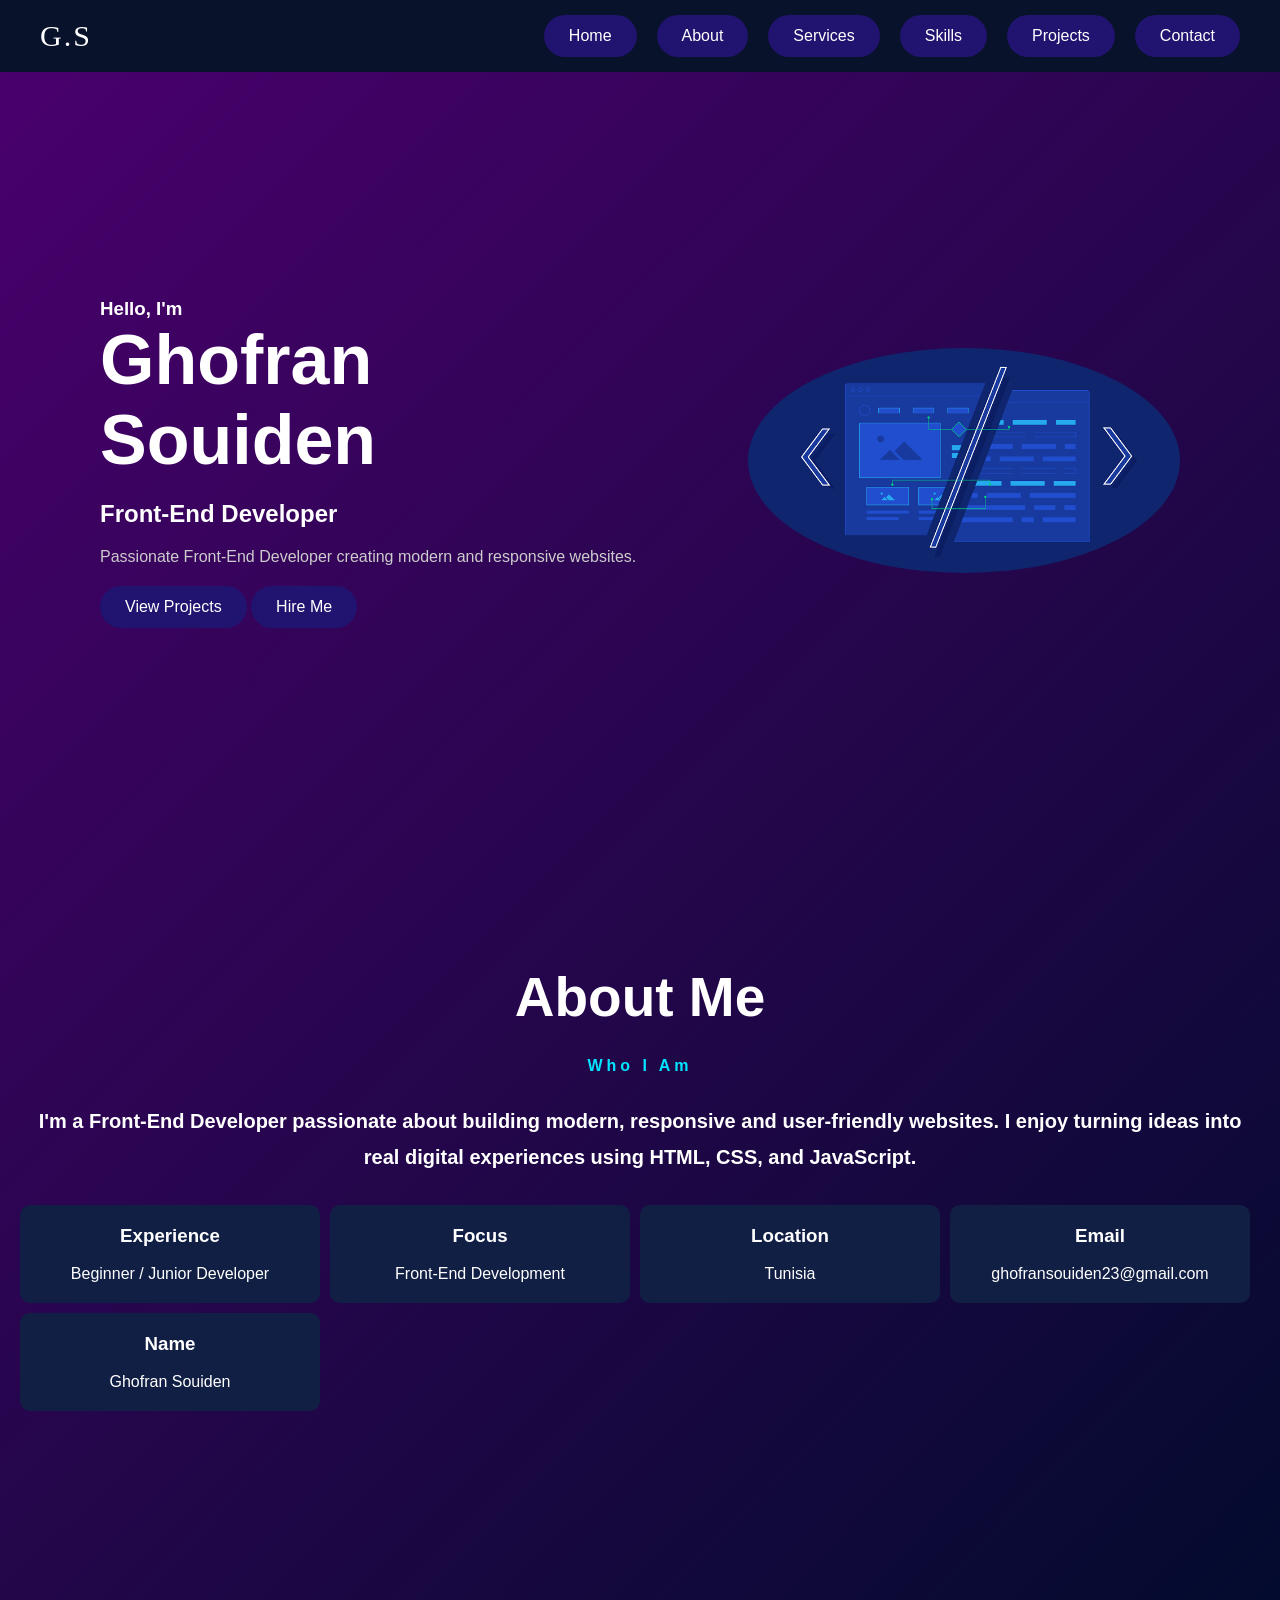
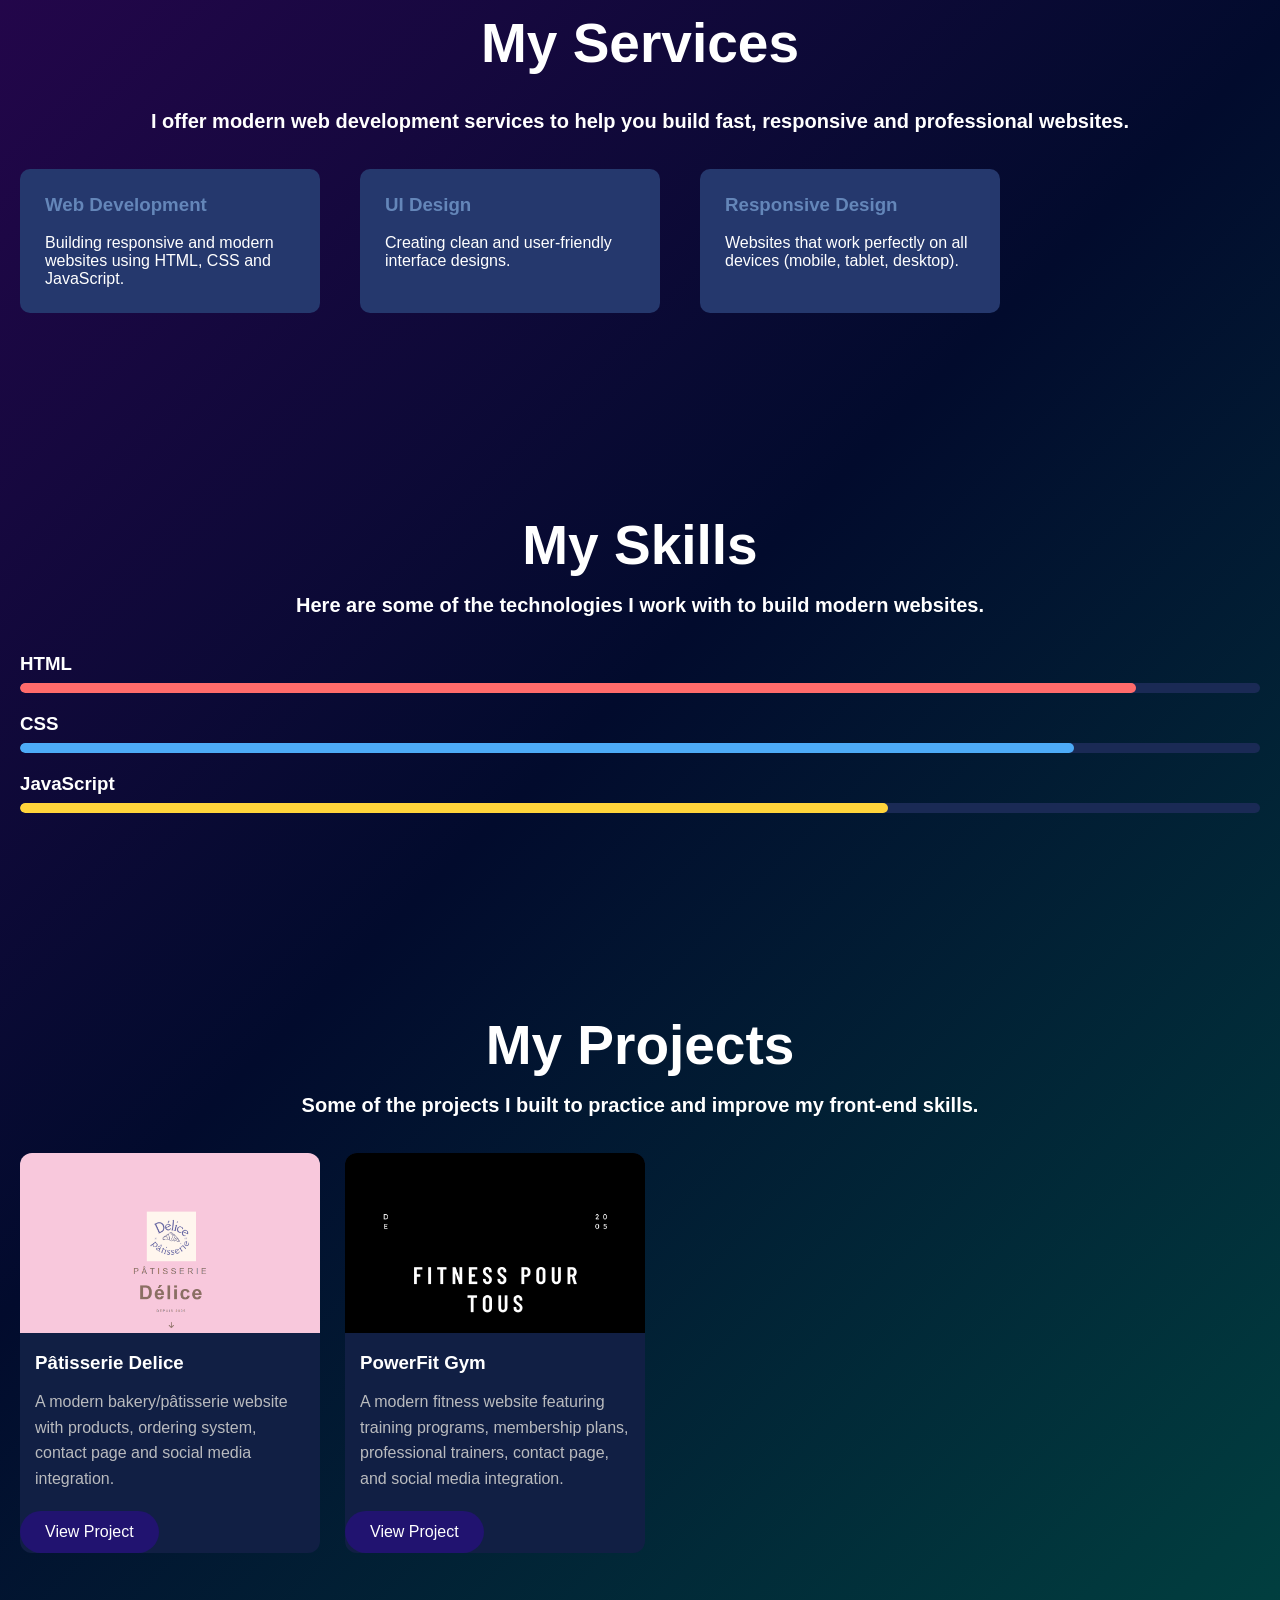
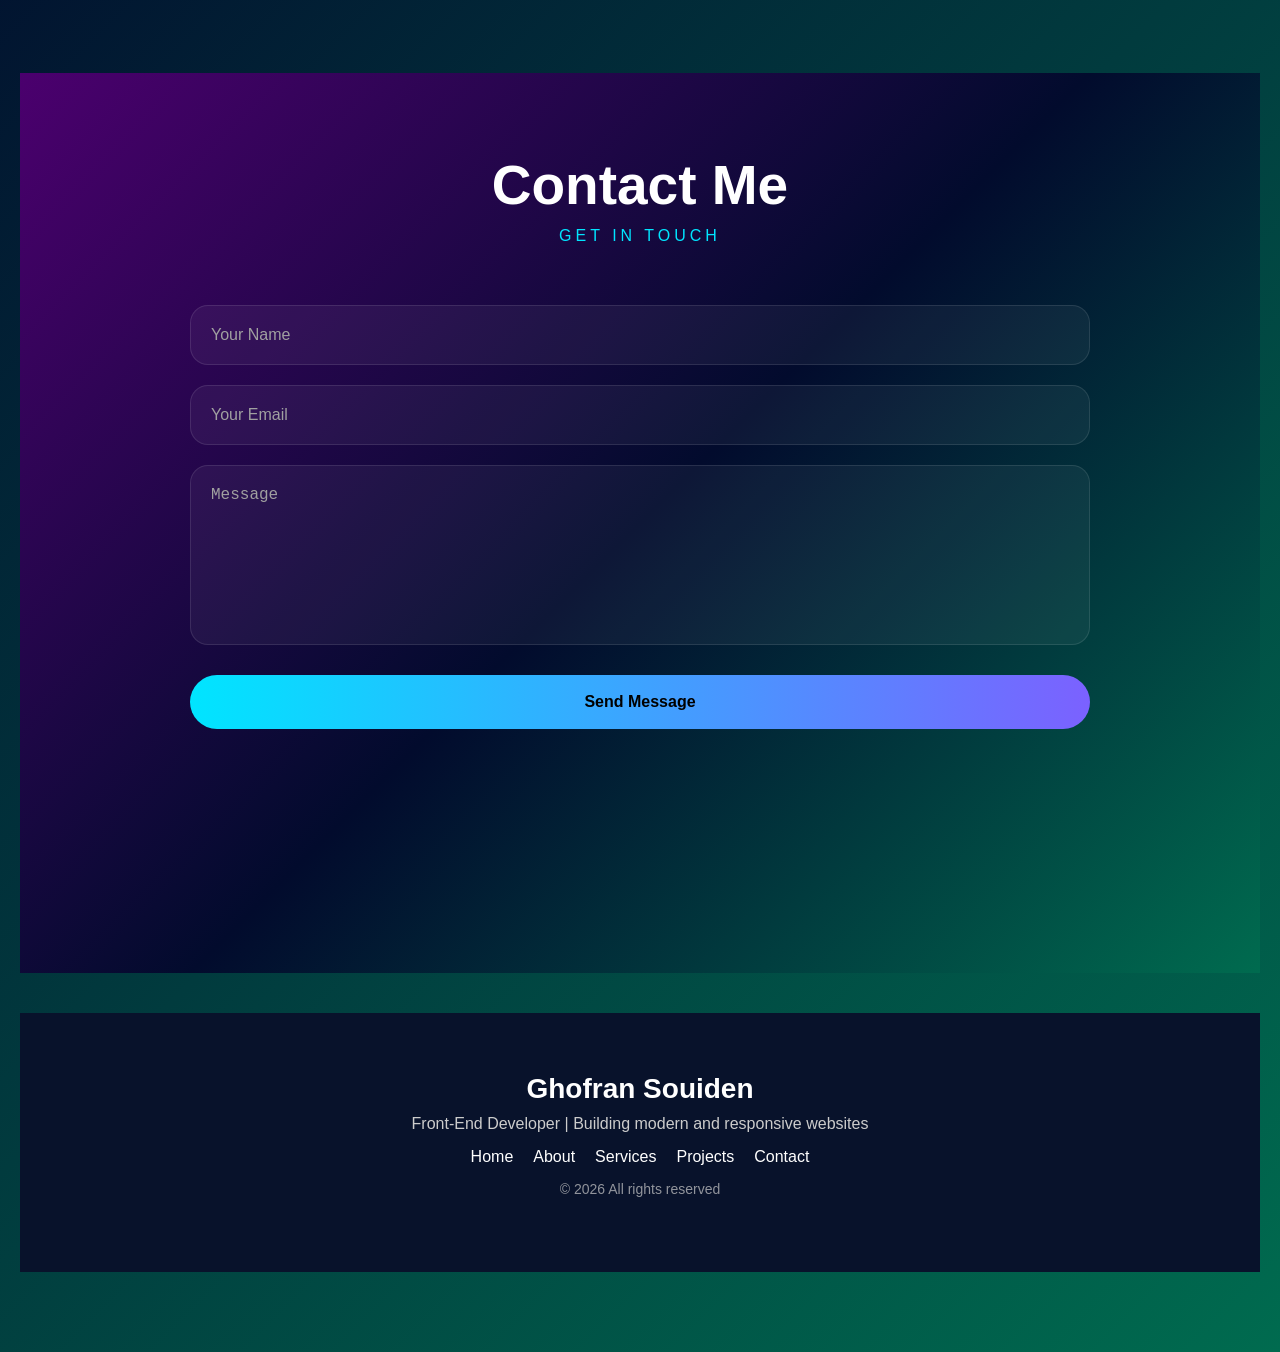
<file: index.html>
<!DOCTYPE html>
<html lang="en">
<head>
    <meta charset="UTF-8">
    <meta name="viewport" content="width=device-width, initial-scale=1.0">
    <title>Portfolio</title>
    <link rel="stylesheet" href="style.css">

    <style>
        html{
            scroll-behavior: smooth;
        }
    </style>
</head>

<body>

    <!-- Navbar -->
    <nav>
        <div class="logo">G.S</div>

<nav>
  <div class="logo">G.S</div>

  <div class="nav-links">
    <a href="#home" class="btn">Home</a>
    <a href="#about" class="btn">About</a>
    <a href="#services" class="btn">Services</a>
    <a href="#skills" class="btn">Skills</a>
    <a href="#projects" class="btn">Projects</a>
    <a href="#contact" class="btn">Contact</a>
  </div>
</nav>
    </nav>


    <!-- Hero / Home -->
    <section class="hero" id="home">

        <div class="left">
            <h3>Hello, I'm</h3>
            <h1>Ghofran Souiden</h1>
            <h2>Front-End Developer</h2>

            <p>
                Passionate Front-End Developer creating modern
                and responsive websites.
            </p>

            <div class="buttons">
<a href="#projects" class="btn">View Projects</a>
<a href="#contact" class="hire-btn">Hire Me</a>
            </div>
        </div>

        <div class="right">
            <img src="images.PNG" alt="">
        </div>

    </section>



<section id="about">

    <div class="about-container">

        <h1 style="text-align: center;" class="c">About Me</h1><br>
        <h3 style="text-align: center;" class="w">Who I Am</h3><br>


        <p style="text-align: center;" class="a"><b>
            I'm a Front-End Developer passionate about building modern,
            responsive and user-friendly websites. I enjoy turning ideas
            into real digital experiences using HTML, CSS, and JavaScript.</b>
        </p>

        <div class="about-boxes">

            <div class="box">
                <h3>Experience</h3><br>
                <p>Beginner / Junior Developer</p>
            </div>

            <div class="box">
                <h3>Focus</h3><br>
                <p>Front-End Development</p>
            </div>

            <div class="box">
                <h3>Location</h3><br>
                <p>Tunisia</p>
            </div>

            <div class="box">
                <h3>Email</h3><br>
                <p>ghofransouiden23@gmail.com</p>
            </div>
            <div class="box">
                <h3>Name</h3><br>
                <p>Ghofran Souiden</p>
            </div>

        </div>

    </div>

</section>







<section id="services">

    <div class="services-container">

        <h1 style="text-align: center;" class="c">My Services</h1><br>

        <h3 style="text-align: center;" class="a">
            I offer modern web development services to help you build
            fast, responsive and professional websites.
        </h3>

        <div class="services-boxes">

            <div class="service-box">
                <h3 class="p">Web Development</h3><br>
                <p class="x">Building responsive and modern websites using HTML, CSS and JavaScript.</p>
            </div>

            <div class="service-box">
                <h3  class="p">UI Design</h3><br>
                <p>Creating clean and user-friendly interface designs.</p>
            </div>

            <div class="service-box">
                <h3 class="p">Responsive Design</h3><br>
                <p>Websites that work perfectly on all devices (mobile, tablet, desktop).</p>
            </div>

        </div>

    </div>

</section>






<section id="skills">

    <div class="skills-container">

        <h1 style="text-align: center;" class="c">My Skills</h1>

        <h3 style="text-align: center;" class="a">
                        Here are some of the technologies I work with to build modern websites.
        </h3>

        <div class="skills-boxes">

            <div class="skill">
                <h3>HTML</h3>
                <div class="bar"><div class="progress html"></div></div>
            </div>

            <div class="skill">
                <h3>CSS</h3>
                <div class="bar"><div class="progress css"></div></div>
            </div>

            <div class="skill">
                <h3>JavaScript</h3>
                <div class="bar"><div class="progress js"></div></div>
            </div>

        </div>

    </div>

</section>







<section id="projects">

    <div class="projects-container">

        <h1 class="c" style="text-align: center;">My Projects</h1>

        <h3 style="text-align: center;" class="a">
                        Some of the projects I built to practice and improve my front-end skills.
        </h3>

        <div class="projects-boxes">

<div class="project-card">
    <img src="de.PNG" alt="">
    <h3>Pâtisserie Delice</h3>
    <p>
        A modern bakery/pâtisserie website with products, ordering system,
        contact page and social media integration.
    </p>

    <a href="https://Ghofran23-svg.github.io/patisserie_delice/" target="_blank" class="btn">
        View Project
    </a>
</div>

            <div class="project-card">
    <img src="gym.png" alt="Gym Website">

    <h3>PowerFit Gym</h3>

    <p>
        A modern fitness website featuring training programs,
        membership plans, professional trainers, contact page,
        and social media integration.
    </p>

    <a href="https://Ghofran23-svg.github.io/gym/" target="_blank" class="btn">
        View Project
    </a>
</div>



        </div>

    </div>

</section>





<section id="contact" class="contact">

    <h2 class="contact-title">Contact Me</h2>
    <p class="contact-subtitle">GET IN TOUCH</p>

    <form class="contact-form">

        <input type="text" placeholder="Your Name">

        <input type="email" placeholder="Your Email">

        <textarea placeholder="Message"></textarea>

        <button type="submit">Send Message</button>

    </form>

</section>


<footer class="footer">

    <div class="footer-container">

        <h3>Ghofran Souiden</h3>

        <p>Front-End Developer | Building modern and responsive websites</p>

        <div class="footer-links">
            <a href="#home">Home</a>
            <a href="#about">About</a>
            <a href="#services">Services</a>
            <a href="#projects">Projects</a>
            <a href="#contact">Contact</a>
        </div>

        <p class="copyright">
            © 2026 All rights reserved
        </p>

    </div>

</footer>







</body>




</html>
</file>
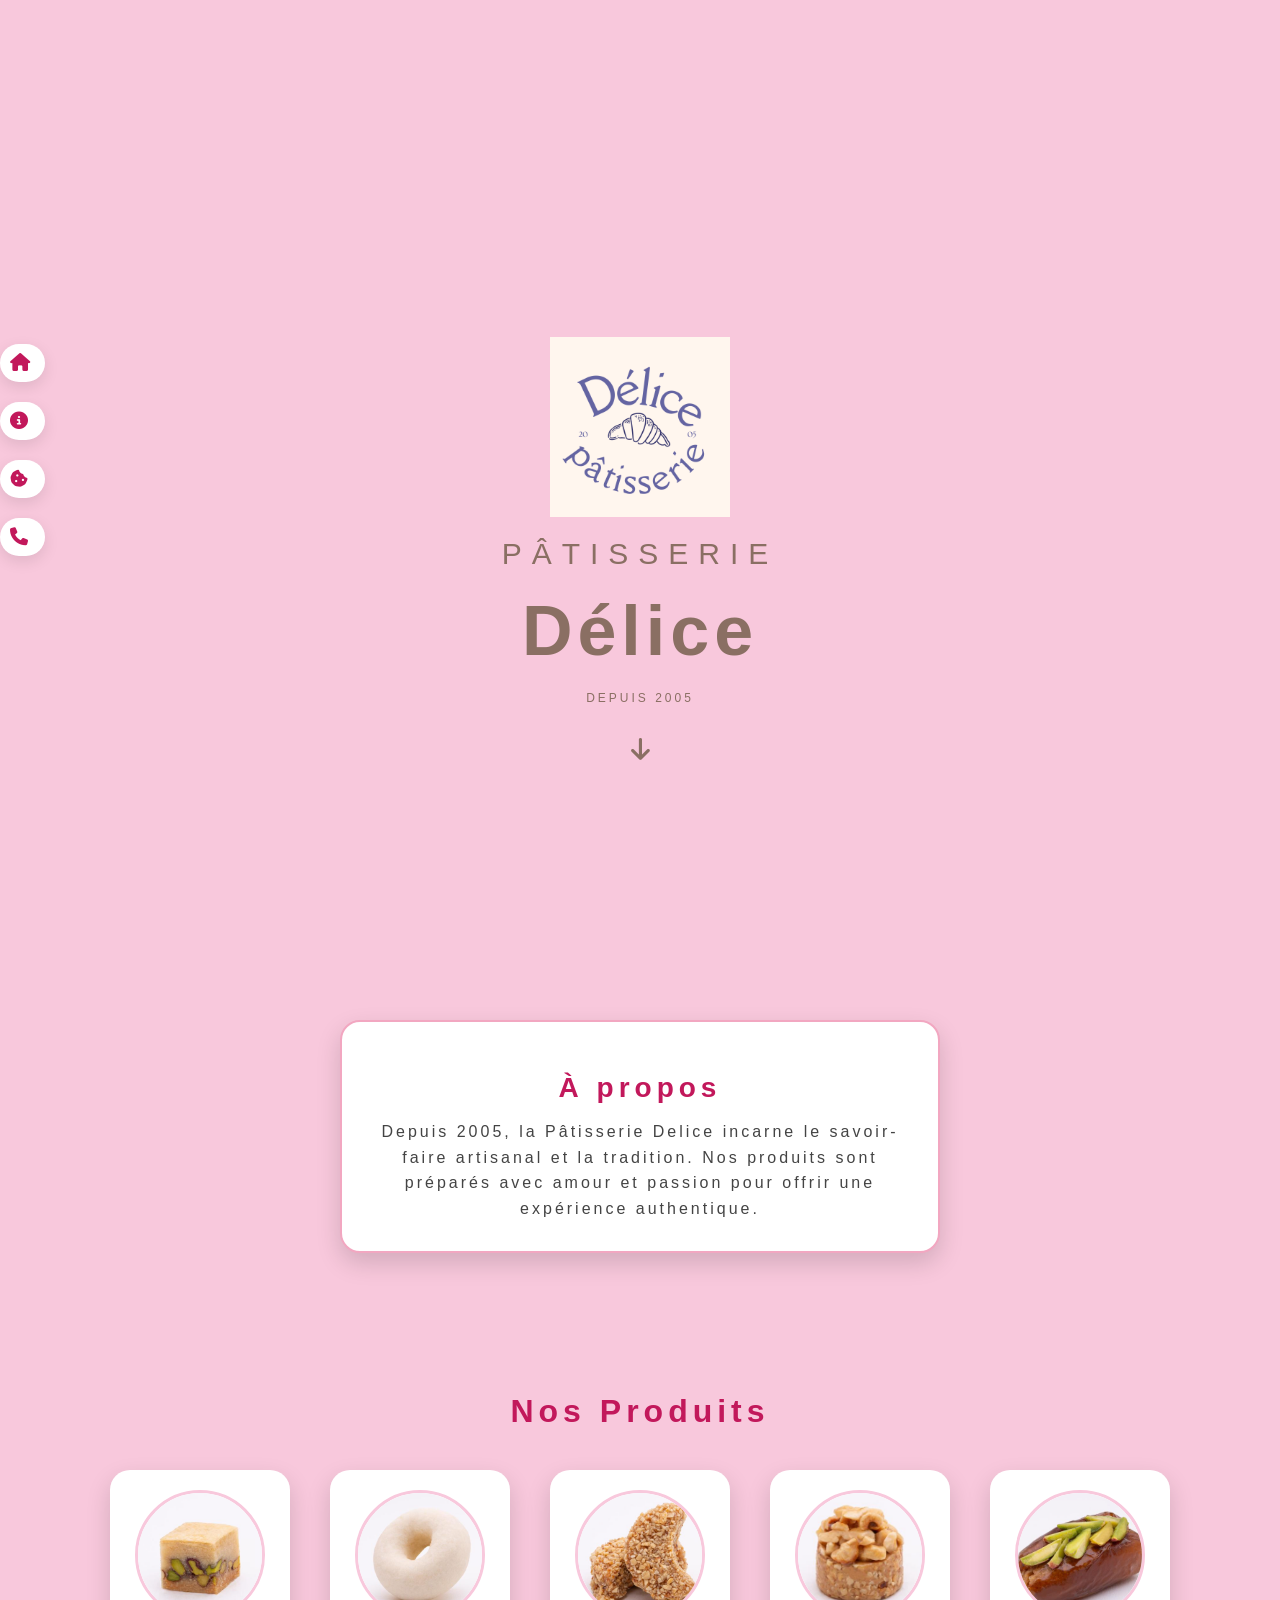
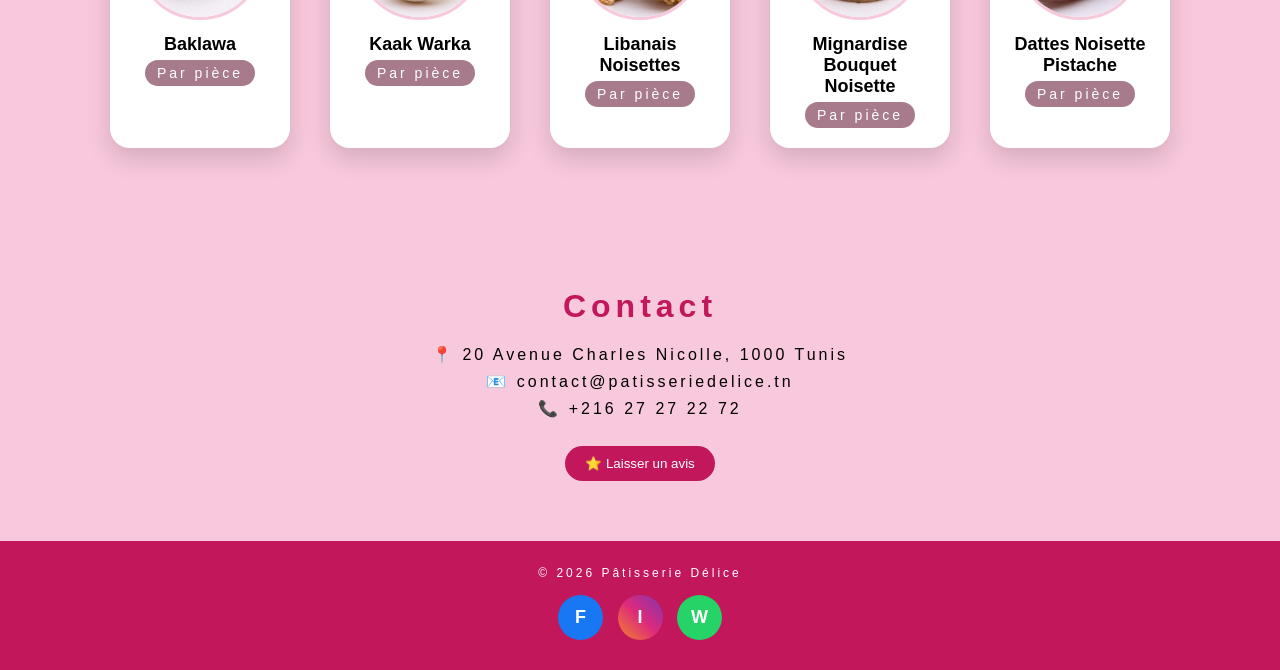
<file: pat.html>
<!DOCTYPE html>
<html lang="en">
<head>
  <meta charset="UTF-8">
  <meta name="viewport" content="width=device-width, initial-scale=1.0">
  <title>Patisserie delice</title>
  <link rel="stylesheet" href="stylepa.css">

  <!-- icons -->
  <link rel="stylesheet" href="https://cdnjs.cloudflare.com/ajax/libs/font-awesome/6.5.0/css/all.min.css">
<style>html{
  scroll-behavior:smooth;
}</style>
</head>

<body>

<!-- LEFT SIDEBAR ICONS -->
<div class="sidebar">

  <a href="#hero">
    <i class="fa fa-home"></i>
    <span>Accueil</span>
  </a>

  <a href="#about">
    <i class="fa fa-info-circle"></i>
    <span>À propos</span>
  </a>

  <a href="#products">
    <i class="fa fa-cookie-bite"></i>
    <span>Produits</span>
  </a>

  <a href="#contact">
    <i class="fa fa-phone"></i>
    <span>Contact</span>
  </a>
</div>

<!-- HERO -->
<section class="hero" id="hero">

  <!-- center content -->
  <div class="center">
<img src="Délice.PNG" alt="Patisserie Logo" class="logo">
    <h1>PÂTISSERIE</h1>
    <h2>Délice</h2>
    <p>DEPUIS 2005</p>

<a href="#about" class="arrow">
  <i class="fa fa-arrow-down"></i>
</a>
  </div>

</section>

<!-- ABOUT -->
<section class="about" id="about">
      <div class="about-box">
    <h2>À propos</h2>
    <p>
      Depuis 2005, la Pâtisserie Delice incarne le savoir-faire artisanal et la tradition.
      Nos produits sont préparés avec amour et passion pour offrir une expérience authentique.
    </p>
  </div>
</section>

<section class="products-section" id="products">
  <h2>Nos Produits</h2>

  <div class="products-container">

    <!-- Baklawa -->
    <div class="product-card">
      <img src="bakalawa.PNG" alt="">
      <h3>Baklawa</h3>
      <p class="price">Par pièce</p>
    </div>

    <!-- Kaak -->
    <div class="product-card">
      <img src="kaak.PNG" alt="">
      <h3>Kaak Warka</h3>
      <p class="price">Par pièce</p>
    </div>


    <div class="product-card">
      <img src="lib.PNG" alt="">
      <h3>Libanais Noisettes</h3>
      <p class="price">Par pièce</p>
    </div>


    <div class="product-card">
      <img src="mig.PNG" alt="">
      <h3>Mignardise Bouquet Noisette</h3>
      <p class="price">Par pièce</p>
    </div>




    <div class="product-card">
      <img src="dag.PNG" alt="">
      <h3>Dattes Noisette Pistache</h3>
      <p class="price">Par pièce</p>
    </div>

  </div>

</section>


<!-- CONTACT -->
<!-- CONTACT -->
<section class="contact" id="contact">
  <h2>Contact</h2>

  <p>📍 20 Avenue Charles Nicolle, 1000 Tunis</p>
  <p>📧 contact@patisseriedelice.tn</p>
  <p>📞 +216 27 27 22 72</p>

  <button class="review-btn" onclick="openForm()">
    ⭐ Laisser un avis
  </button>

</section>

<!-- FEEDBACK POPUP -->
<div class="overlay" id="overlay">
  <div class="feedback-box">

    <h3>💬 Feedback</h3>

<div class="emojis">
  <span onclick="selectEmoji(this)">😍</span>
  <span onclick="selectEmoji(this)">😊</span>
  <span onclick="selectEmoji(this)">😐</span>
  <span onclick="selectEmoji(this)">😕</span>
  <span onclick="selectEmoji(this)">😡</span>
</div>

    <textarea placeholder="Write your review..."></textarea>

    <div class="buttons">
<button class="send" onclick="sendReview()">Send</button>
      <button class="cancel" onclick="closeForm()">Cancel</button>
    </div>

  </div>
</div>

<!-- FOOTER -->

    
 <footer class="footer">

  <p>© 2026 Pâtisserie Délice</p>

  <div class="social-icons">

    <a href="https://facebook.com" target="_blank" class="circle fb">F</a>

    <a href="https://instagram.com" target="_blank" class="circle ig">I</a>

    <a href="https://wa.me/21627272272" target="_blank" class="circle wa">W</a>

  </div>

</footer>  


    



<script>
function openForm(){
  document.getElementById("overlay").style.display = "flex";
}

function closeForm(){
  document.getElementById("overlay").style.display = "none";
}
function sendReview(){
  alert("Merci pour votre avis ❤️");
  closeForm(); // يسكر الفورم بعد الإرسال
}

let selectedEmoji = "";

function selectEmoji(el){

  // نحيد active من الكل
  document.querySelectorAll(".emojis span").forEach(e => {
    e.classList.remove("active");
  });

  // نخلي كان المختار
  el.classList.add("active");

  selectedEmoji = el.innerText;
}


</script>
</body>
</html>
</file>
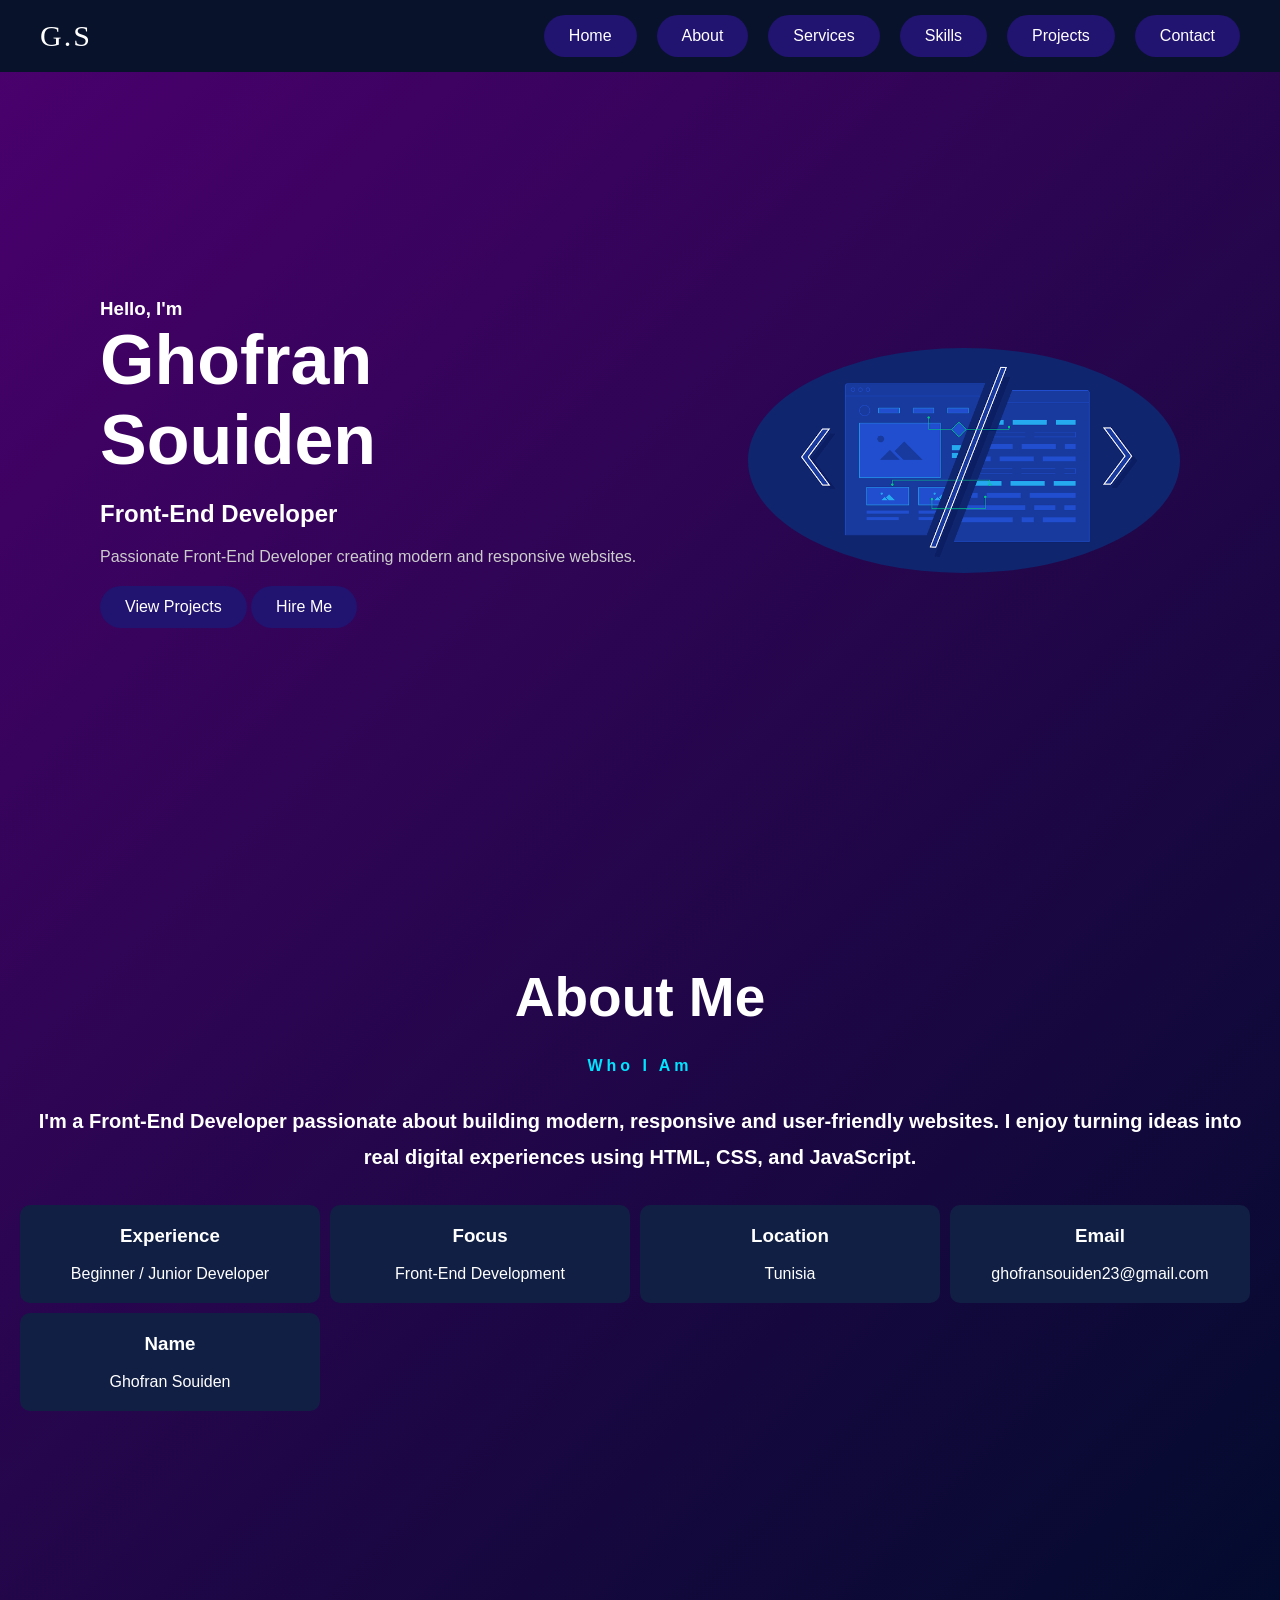
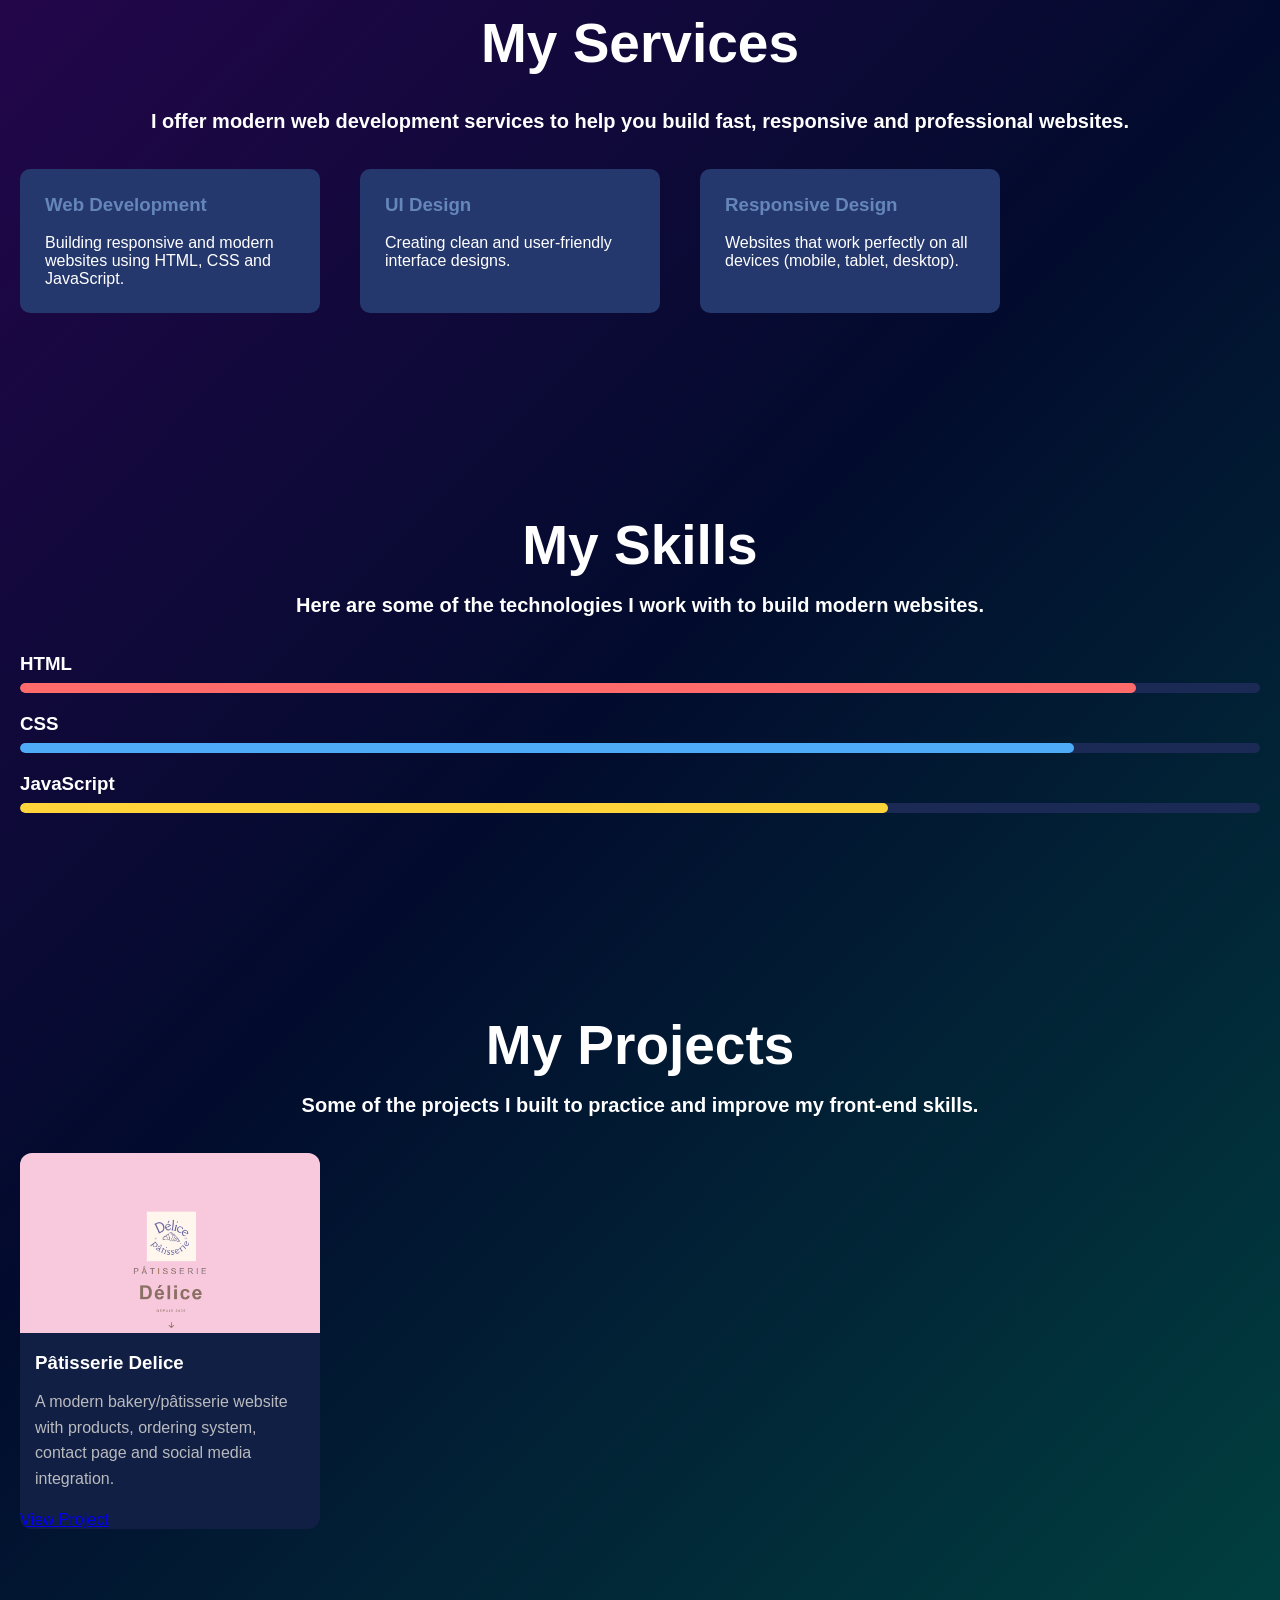
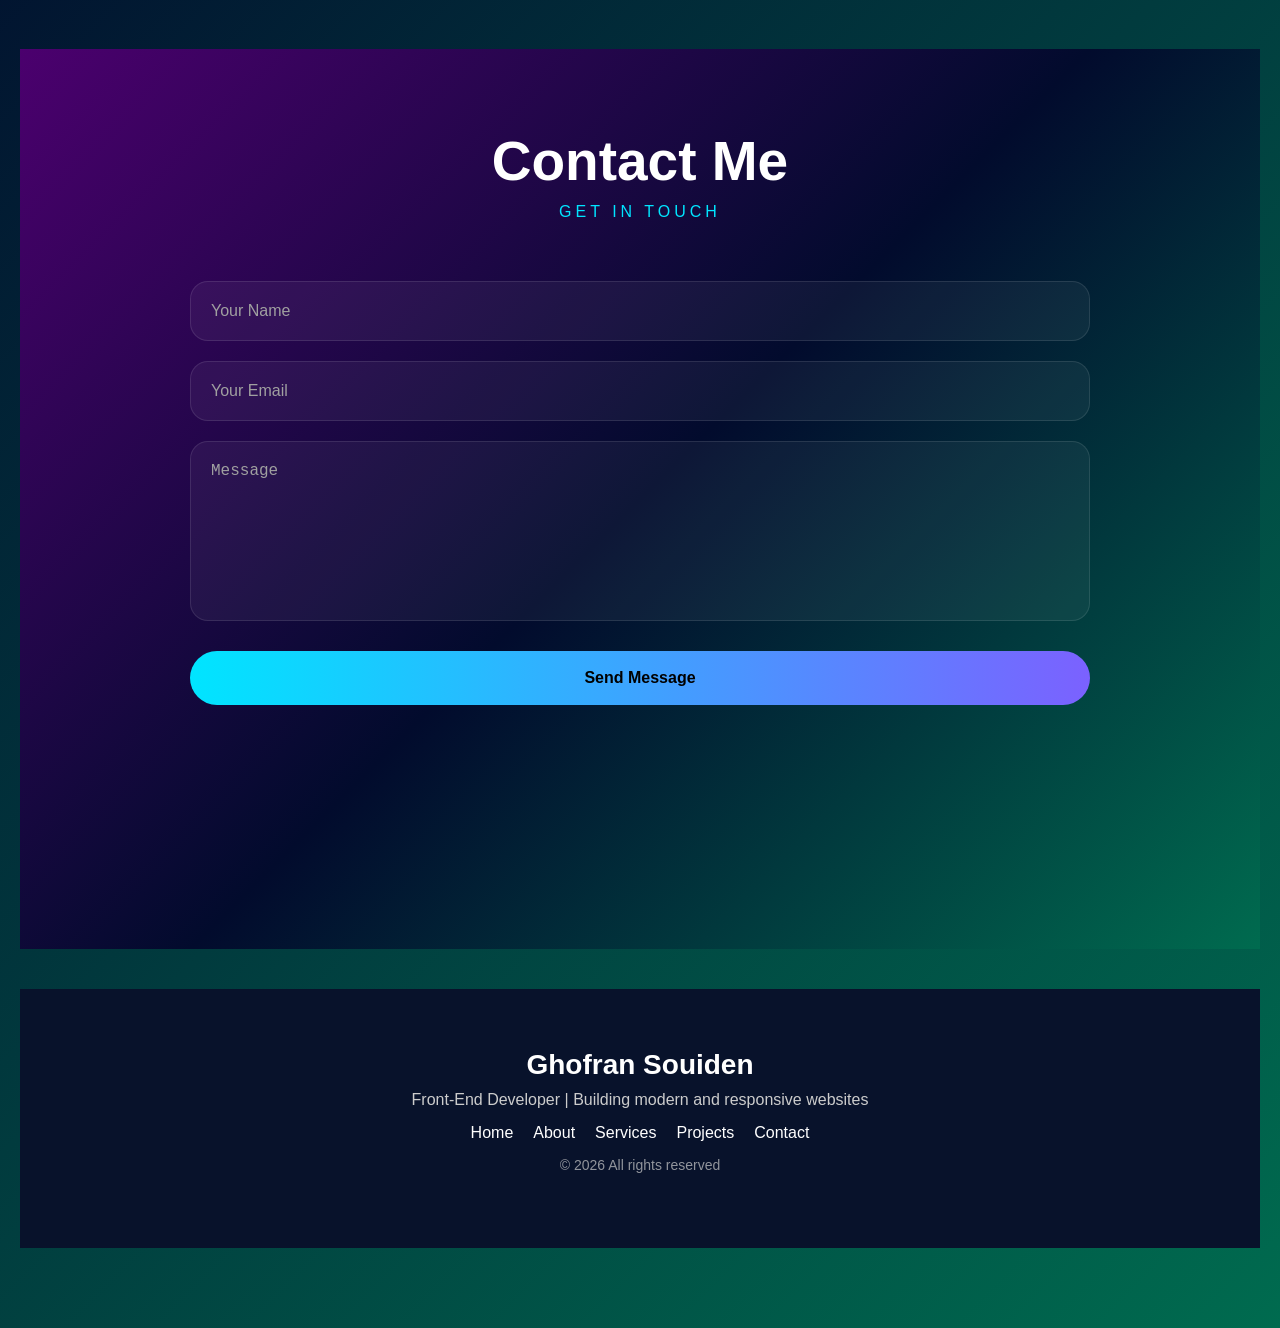
<file: port.html>
<!DOCTYPE html>
<html lang="en">
<head>
    <meta charset="UTF-8">
    <meta name="viewport" content="width=device-width, initial-scale=1.0">
    <title>Portfolio</title>
    <link rel="stylesheet" href="style.css">

    <style>
        html{
            scroll-behavior: smooth;
        }
    </style>
</head>

<body>

    <!-- Navbar -->
    <nav>
        <div class="logo">G.S</div>

<nav>
  <div class="logo">G.S</div>

  <div class="nav-links">
    <a href="#home" class="btn">Home</a>
    <a href="#about" class="btn">About</a>
    <a href="#services" class="btn">Services</a>
    <a href="#skills" class="btn">Skills</a>
    <a href="#projects" class="btn">Projects</a>
    <a href="#contact" class="btn">Contact</a>
  </div>
</nav>
    </nav>


    <!-- Hero / Home -->
    <section class="hero" id="home">

        <div class="left">
            <h3>Hello, I'm</h3>
            <h1>Ghofran Souiden</h1>
            <h2>Front-End Developer</h2>

            <p>
                Passionate Front-End Developer creating modern
                and responsive websites.
            </p>

            <div class="buttons">
<a href="#projects" class="btn">View Projects</a>
<a href="#contact" class="hire-btn">Hire Me</a>
            </div>
        </div>

        <div class="right">
            <img src="images.png" alt="">
        </div>

    </section>



<section id="about">

    <div class="about-container">

        <h1 style="text-align: center;" class="c">About Me</h1><br>
        <h3 style="text-align: center;" class="w">Who I Am</h3><br>


        <p style="text-align: center;" class="a"><b>
            I'm a Front-End Developer passionate about building modern,
            responsive and user-friendly websites. I enjoy turning ideas
            into real digital experiences using HTML, CSS, and JavaScript.</b>
        </p>

        <div class="about-boxes">

            <div class="box">
                <h3>Experience</h3><br>
                <p>Beginner / Junior Developer</p>
            </div>

            <div class="box">
                <h3>Focus</h3><br>
                <p>Front-End Development</p>
            </div>

            <div class="box">
                <h3>Location</h3><br>
                <p>Tunisia</p>
            </div>

            <div class="box">
                <h3>Email</h3><br>
                <p>ghofransouiden23@gmail.com</p>
            </div>
            <div class="box">
                <h3>Name</h3><br>
                <p>Ghofran Souiden</p>
            </div>

        </div>

    </div>

</section>







<section id="services">

    <div class="services-container">

        <h1 style="text-align: center;" class="c">My Services</h1><br>

        <h3 style="text-align: center;" class="a">
            I offer modern web development services to help you build
            fast, responsive and professional websites.
        </h3>

        <div class="services-boxes">

            <div class="service-box">
                <h3 class="p">Web Development</h3><br>
                <p class="x">Building responsive and modern websites using HTML, CSS and JavaScript.</p>
            </div>

            <div class="service-box">
                <h3  class="p">UI Design</h3><br>
                <p>Creating clean and user-friendly interface designs.</p>
            </div>

            <div class="service-box">
                <h3 class="p">Responsive Design</h3><br>
                <p>Websites that work perfectly on all devices (mobile, tablet, desktop).</p>
            </div>

        </div>

    </div>

</section>






<section id="skills">

    <div class="skills-container">

        <h1 style="text-align: center;" class="c">My Skills</h1>

        <h3 style="text-align: center;" class="a">
                        Here are some of the technologies I work with to build modern websites.
        </h3>

        <div class="skills-boxes">

            <div class="skill">
                <h3>HTML</h3>
                <div class="bar"><div class="progress html"></div></div>
            </div>

            <div class="skill">
                <h3>CSS</h3>
                <div class="bar"><div class="progress css"></div></div>
            </div>

            <div class="skill">
                <h3>JavaScript</h3>
                <div class="bar"><div class="progress js"></div></div>
            </div>

        </div>

    </div>

</section>







<section id="projects">

    <div class="projects-container">

        <h1 class="c" style="text-align: center;">My Projects</h1>

        <h3 style="text-align: center;" class="a">
                        Some of the projects I built to practice and improve my front-end skills.
        </h3>

        <div class="projects-boxes">

            <div class="project-card">
                <img src="de.PNG" alt="">
                <h3>Pâtisserie Delice</h3>
                <p> A modern bakery/pâtisserie website with products, ordering system,
      contact page and social media integration.</p>
       <a href="https://your-link.com" target="_blank">View Project</a>
            </div>



        </div>

    </div>

</section>





<section id="contact" class="contact">

    <h2 class="contact-title">Contact Me</h2>
    <p class="contact-subtitle">GET IN TOUCH</p>

    <form class="contact-form">

        <input type="text" placeholder="Your Name">

        <input type="email" placeholder="Your Email">

        <textarea placeholder="Message"></textarea>

        <button type="submit">Send Message</button>

    </form>

</section>


<footer class="footer">

    <div class="footer-container">

        <h3>Ghofran Souiden</h3>

        <p>Front-End Developer | Building modern and responsive websites</p>

        <div class="footer-links">
            <a href="#home">Home</a>
            <a href="#about">About</a>
            <a href="#services">Services</a>
            <a href="#projects">Projects</a>
            <a href="#contact">Contact</a>
        </div>

        <p class="copyright">
            © 2026 All rights reserved
        </p>

    </div>

</footer>







</body>




</html>
</file>
<file: style.css>
*{
    margin:0; 
    /* ينحي الفراغ الخارجي الافتراضي لكل العناصر */

    padding:0; 
    /* ينحي الفراغ الداخلي الافتراضي */

    box-sizing:border-box; 
    /* يخلي width/height يشملو padding و border باش الحسابات تكون دقيقة */
}

body{
    font-family:Arial, sans-serif; 
    /* نوع الخط في الموقع كامل */

    min-height: 100vh;
    padding: 80px 20px;
    background: linear-gradient(
        135deg,
        #4b006e,
        #020b2d,
        #006b4f
    );

    color:white; 
    /* اللون الافتراضي للنصوص */

    padding-top: 80px; 
    /* يخلّي مساحة تحت navbar باش ما يغطيش المحتوى */
}
/* Navbar */
nav{
  display: flex;
  justify-content: space-between;
  align-items: center;
  padding: 15px 40px;
  background: #08122b;
  position: fixed;
  width: 100%;
  top: 0;
  left: 0;
  z-index: 1000;
}

.nav-links{
  display: flex;
  gap: 20px;
}

.nav-links a{
  color: white;
  text-decoration: none;
  font-size: 16px;
  transition: 0.3s;
}

.nav-links a:hover{
  color: #00bcd4;
}
.logo{
    font-size:30px; 
    /* تكبير اسم الموقع */

    color:white; 
    /* لون النص */

    font-family:Georgia, 'Times New Roman', Times, serif; 
    /* نوع خط مختلف يعطي شكل stylish */

    letter-spacing:2px; 
    /* يبعد الحروف على بعضهم */

    text-transform:uppercase; 
    /* يخلي الحروف كبار */
}

/* Hero */

.hero{
    min-height:85vh; 
    /* ياخذ تقريب 85% من الشاشة */

    display:flex; 
    /* يقسم الصفحة لجزئين */

    align-items:center; 
    /* يوسّط عمودياً */

    justify-content:space-between; 
    /* يفرّق بين النص والصورة */

    padding:0 80px; 
    /* فراغ من اليمين واليسار */
}

.left{
    width:50%; 
    /* النص ياخذ نصف الصفحة */
}
.left h1{
    font-size:70px; 
    /* اسمك يكون كبير */
}
.left h2{
    margin:20px 0; 
    /* فراغ فوق وتحت */
}
.left p{
    margin:20px 0; 
    /* فراغ فوق وتحت */

    color:#ccc; 
    /* لون رمادي خفيف للنص */
}
.buttons button{
    padding:20px 30px; 
    /* حجم الزر */

    border:none; 
    /* ينحي الإطار */

    border-radius:30px; 
    /* يخلي الزر دائري */

    cursor:pointer; 
    /* يولي clickable */

    background:#160868; 
    /* لون الزر */

    color:white; 
    /* لون النص */

    transition:0.3s; 
    /* animation smooth */

    font-size:15px; 
    /* حجم الكتابة */
}

.buttons button:hover{
    background:#5052e0; 
    /* تغيير اللون وقت hover */
}

.right{
    width:40%; 
    /* الصورة ياخذ 40% */
    
    text-align:center; 
    /* يوسّط الصورة */
}

.right img{
    width:500px; 
    /* حجم الصورة */

    border-radius:50%; 
    /* يخليها دائرة */
}

/* smooth scroll */
html{
    scroll-behavior: smooth;
}

/* IMPORTANT FIX 🔥 */
section {
  padding: 80px 0;
  margin-bottom: 40px;
    scroll-margin-top: 80px; 
    /* يمنع navbar يغطي بداية أي section */
}

/* ABOUT */

.about {
    padding: 80px 10%; 
    /* فراغ داخلي للقسم */

    background: #0b1633; 
    /* لون الخلفية */

    color: white; 
    /* لون النص */
}

.about-boxes {
    display: flex; 
    /* ترتيب boxes في سطر */

    gap: 10px; 
    /* مسافة بينهم */

    margin-top: 30px; 
    /* فراغ فوق */

    flex-wrap: wrap; 
    /* يخليهم ينزلو في الهاتف */
}

.box {
    background: #111f44; 
    /* لون الكرت */

    padding: 20px; 
    /* فراغ داخل الكرت */

    border-radius: 10px; 
    /* تدوير الحواف */

    width: 300px; 
    /* حجم الكرت */

    text-align: center; 
    /* توسيط النص */

    transition: 0.3s; 
    /* animation */
    
    cursor: pointer; 
    /* شكل يد */
}

.box:hover {
    transform: translateY(-5px); 
    /* يطلع لفوق وقت hover */
}

/* SERVICES */

.services {
    padding: 80px 10%; 
    /* فراغ داخلي */

    background: #08122b; 
    /* لون مختلف عن about */

    color: white;
}

.services-boxes{
    display:flex;
    /* صف */

    gap:40px;
    /* مسافة كبيرة */

    margin-top:30px;

    flex-wrap:wrap;
}

.service-box{
    background:#25386d;
    /* لون */

    padding:25px;

    border-radius:10px;

    width:300px;

    transition:0.3s;

    cursor:pointer;




}

.service-box:hover{
    transform:translateY(-8px);
    /* hover */

    background:#152a5a;
    /* تغيير لون */
}






.skills{
    padding:80px 10%;
    background:#0b1633;
    color:white;
}

.skills-container h2 {
    font-size: 40px;
    margin-bottom: 20px;
}

.skills-container p {
    max-width: 700px;
    line-height: 1.6;
    opacity: 0.9;
}

.skills-boxes {
    margin-top: 30px;
    display: flex;
    flex-direction: column;
    gap: 20px;
}

.skill h3 {
    margin-bottom: 8px;
}

/* bar background */
.bar {
    width: 100%;
    height: 10px;
    background: #1a2a55;
    border-radius: 20px;
    overflow: hidden;
}

/* progress */
.progress {
    height: 100%;
    border-radius: 20px;
}

/* specific skills */
.progress.html {
    width: 90%;
    background: #ff6b6b;
}

.progress.css {
    width: 85%;
    background: #4dabf7;
}

.progress.js {
    width: 70%;
    background: #ffd43b;
}






.projects {
    padding: 80px 10%;
    background: #08122b;
    color: white;
}

.projects-container h2 {
    font-size: 40px;
    margin-bottom: 20px;
}

.projects-container p {
    max-width: 700px;
    line-height: 1.6;
    opacity: 0.9;
}

.projects-boxes {
    display: flex;
    gap: 25px;
    margin-top: 30px;
    flex-wrap: wrap;
}

.project-card {
    background: #111f44;
    border-radius: 12px;
    overflow: hidden;
    width: 300px;
    transition: 0.3s;
    cursor: pointer;
}

.project-card img {
    width: 100%;
    height: 180px;
    object-fit: cover;
}

.project-card h3 {
    margin: 15px;
}

.project-card p {
    margin: 0 15px 20px 15px;
    color: #ccc;
}

.project-card:hover {
    transform: translateY(-10px);
    background: #152a5a;
}






.contact{
    min-height: 100vh;
    padding: 80px 20px;
    background: linear-gradient(
        135deg,
        #4b006e,
        #020b2d,
        #006b4f
    );
}

.contact-title{
    text-align: center;
    color: white;
    font-size: 55px;
    font-weight: bold;
    margin-bottom: 10px;
}

.contact-subtitle{
    text-align: center;
    color: #00e5ff;
    letter-spacing: 4px;
    font-size: 16px;
    margin-bottom: 60px;
}

.contact-form{
    max-width: 900px;
    margin: auto;

    display: flex;
    flex-direction: column;
    gap: 20px;
}

.contact-form input,
.contact-form textarea{

    width: 100%;
    padding: 20px;

    border-radius: 18px;
    border: 1px solid rgba(255,255,255,0.1);

    background: rgba(255,255,255,0.05);

    color: white;
    font-size: 16px;

    outline: none;
}

.contact-form textarea{
    height: 180px;
    resize: none;
}

.contact-form input::placeholder,
.contact-form textarea::placeholder{
    color: #a0a0a0;
}

.contact-form button{

    margin-top: 10px;

    padding: 18px;

    border: none;
    border-radius: 30px;

    font-size: 16px;
    font-weight: bold;
    cursor: pointer;

    background: linear-gradient(
        90deg,
        #00e5ff,
        #7b61ff
    );

    transition: 0.3s;
}

.contact-form button:hover{

    transform: translateY(-5px);

    box-shadow: 0 0 25px rgba(0,229,255,0.4);
}




.footer {
    padding: 60px 10%;
    background: #08122b;
    color: white;
    text-align: center;
}

.footer h3 {
    font-size: 28px;
    margin-bottom: 10px;
}

.footer p {
    color: #ccc;
    margin-bottom: 15px;
}

.footer-links {
    display: flex;
    justify-content: center;
    gap: 20px;
    flex-wrap: wrap;
    margin-bottom: 15px;
}

.footer-links a {
    color: white;
    text-decoration: none;
    transition: 0.3s;
}

.footer-links a:hover {
    color: #5052e0;
}

.copyright {
    font-size: 14px;
    opacity: 0.7;
}



img{
  max-width: 100%;
  height: auto;
}




.hire-btn{
  display: inline-block;
  background: #211370;
  color: white;
  padding: 12px 25px;
  border-radius: 25px;
  text-decoration: none;
  transition: all 0.3s ease;
}

.hire-btn:hover{
  background: #4c236d;
  transform: translateY(-5px);
  box-shadow: 0 0 20px #4c236d;}


.btn{
  display: inline-block;
  background: #211370;
  color: white;
  padding: 12px 25px;
  border-radius: 25px;
  text-decoration: none;
  transition: all 0.3s ease;
}

.btn:hover{
  background: #4c236d;
  transform: translateY(-5px);
  box-shadow: 0 0 20px #4c236d;
}

.w{
        text-align: center;
    color: #00e5ff;
    letter-spacing: 4px;
    font-size: 16px;
    margin-bottom: 10px;

}
.a{
    line-height: 1.8;
    font-family:sans-serif; 
 font-size: 20px;
}
.c{
    text-align: center;
    color: white;
    font-size: 55px;
    font-weight: bold;
    margin-bottom: 10px;

}
.x{    font-family:sans-serif;  

}
.p{    color: #6486b9;
}
</file>
<file: stylepa.css>
*{
  margin:0;
  padding:0;
  box-sizing:border-box;
  font-family: "Arial", sans-serif;
}
body{
  margin:0;
  padding:0;
  min-height:100vh;
  background: linear-gradient(135deg, #f8c8dc, #ffe4ec);
}
/* BACKGROUND like image */
.hero{
  height:100vh;
  display:flex;
  justify-content:center;
  align-items:center;


  /* pattern light like your image */
  background-size: 40px 40px;
}

/* CENTER CONTENT */
.center{
  text-align:center;
  color:#8a6f63;
}

/* logo */

.logo{
  width:180px;
  height:auto;
  margin-bottom:20px;
  display:block;
  margin-left:auto;
  margin-right:auto;
  object-fit:contain;
}


/* text style */
h1{
  letter-spacing:10px;
  font-size:30px;
  font-weight:normal;
}

h2{
  font-size:70px;
  letter-spacing:5px;
  margin:20px 0;
}

p{
  letter-spacing:3px;
  font-size:12px;
}

/* arrow */
.arrow{
  display:inline-block;
  margin-top:30px;
  font-size:25px;
  color:#8a6f63;
  text-decoration:none;
  animation:bounce 1s infinite;
}

@keyframes bounce{
  0%,100%{transform:translateY(0);}
  50%{transform:translateY(10px);}
}

.sidebar{
  position:fixed;
  left:0;
  top:50%;
  transform:translateY(-50%);
  display:flex;
  flex-direction:column;
  gap:20px;
}

/* link style */
.sidebar a{
  display:flex;
  align-items:center;
  gap:10px;
  text-decoration:none;
  color:#c2185b;
  background:white;
  padding:10px;
  border-radius:50px;
  width:45px; /* initial small */
  overflow:hidden;
  transition:0.3s;
  box-shadow:0 5px 15px rgba(0,0,0,0.1);
}

/* icon */
.sidebar i{
  font-size:18px;
}

/* text hidden */
.sidebar span{
  opacity:0;
  white-space:nowrap;
  transition:0.3s;
}

/* hover effect */
.sidebar a:hover{
  width:140px;
  background:#c2185b;
  color:white;
}

/* show text on hover */
.sidebar a:hover span{
  opacity:1;
  margin-left:5px;
}







.about{
  display:flex;
  justify-content:center;
  align-items:center;
  padding:60px 20px;
}

.about-box{
  background:white;
  max-width:600px;
  padding:30px;
  border-radius:20px;
  box-shadow:0 10px 25px rgba(0,0,0,0.15);
  text-align:center;
  border:2px solid #f2a7c1;


}

.about-box h2{
  margin-bottom:15px;
  color:#c2185b;
  font-size:28px;
}

.about-box p{
  font-size:16px;
  line-height:1.6;
  color:#444;


  
}






.products-section{
  padding:60px 20px;
  text-align:center;
}

.products-section h2{
  font-size:32px;
  margin-bottom:40px;
  color:#c2185b;
}

/* container */
.products-container{
  display:flex;
  justify-content:center;
  gap:40px;
  flex-wrap:wrap;
}

/* card */
.product-card{
  background:white;
  padding:20px;
  border-radius:20px;
  box-shadow:0 10px 25px rgba(0,0,0,0.15);
  width:180px;
  transition:0.3s;
}

.product-card:hover{
  transform:translateY(-5px);
}

/* image mdawra */
.product-card img{
  width:130px;
  height:130px;
  border-radius:50%;
  object-fit:cover;
  border:3px solid #f8c8dc;
}

/* texte */
.product-card h3{
  margin:10px 0 5px;
  font-size:18px;
}

/* prix */

.price{
  color:white;
  background:#a77a8c;
  display:inline-block;
  padding:5px 12px;
  border-radius:20px;
  font-size:14px;
}







body{
  margin:0;
  font-family:Arial;
  background:#f8c8dc;

  padding-top:60px;

}

/* contact */
.contact{
  text-align:center;
  padding:60px 20px;
}

.contact h2{
  color:#c2185b;
  font-size:32px;
}

.contact p{
  font-size:16px;
  margin:8px 0;
}

.review-btn{
  margin-top:20px;
  padding:10px 20px;
  border:none;
  background:#c2185b;
  color:white;
  border-radius:20px;
  cursor:pointer;
}

/* popup */
.overlay{
  display:none;
  position:fixed;
  top:0;
  left:0;
  width:100%;
  height:100%;
  background:rgba(0,0,0,0.5);
  justify-content:center;
  align-items:center;
}

.feedback-box{
  background:white;
  padding:25px;
  border-radius:20px;
  width:300px;
  text-align:center;
}

.emojis span{
  font-size:26px;
  margin:5px;
  cursor:pointer;
  transition:0.2s;
  opacity:0.4; /* الكل باهت */
}

.emojis span.active{
  opacity:1;
  transform:scale(1.4);
}

textarea{
  width:100%;
  margin-top:10px;
  padding:10px;
  border-radius:10px;
}

/* buttons */
.buttons{
  margin-top:10px;
  display:flex;
  justify-content:space-between;
}

.send{
  background:#c2185b;
  color:white;
  border:none;
  padding:8px 15px;
  border-radius:10px;
}

.cancel{
  background:#777;
  color:white;
  border:none;
  padding:8px 15px;
  border-radius:10px;
}

/* footer */
.footer{
  text-align:center;
  padding:25px;
  background:#c2185b;
  color:white;
}

/* container */
.social-icons{
  margin-top:10px;
}

/* cercle */
.circle{
  display:inline-flex;
  justify-content:center;
  align-items:center;
  width:45px;
  height:45px;
  margin:5px;
  border-radius:50%;
  text-decoration:none;
  color:white;
  font-weight:bold;
  font-size:18px;
  transition:0.3s;
}

/* facebook circle */
.fb{
  background:#1877f2;
}

/* instagram circle */
.ig{
  background:linear-gradient(45deg,#f58529,#dd2a7b,#8134af);
}

/* whatsapp circle */
.wa{
  background:#25d366;
}

/* hover */
.circle:hover{
  transform:scale(1.2);
  box-shadow:0 5px 15px rgba(0,0,0,0.3);
}

section{
  padding-top:80px;
}




.btn-commande{
  background:#e91e63;
  color:white;
  padding:10px 18px;
  border-radius:20px;
  text-decoration:none;
  font-weight:bold;
  transition:0.3s;
}

.btn-commande:hover{
  background:#c2185b;
  transform:scale(1.05);
}
</file>
